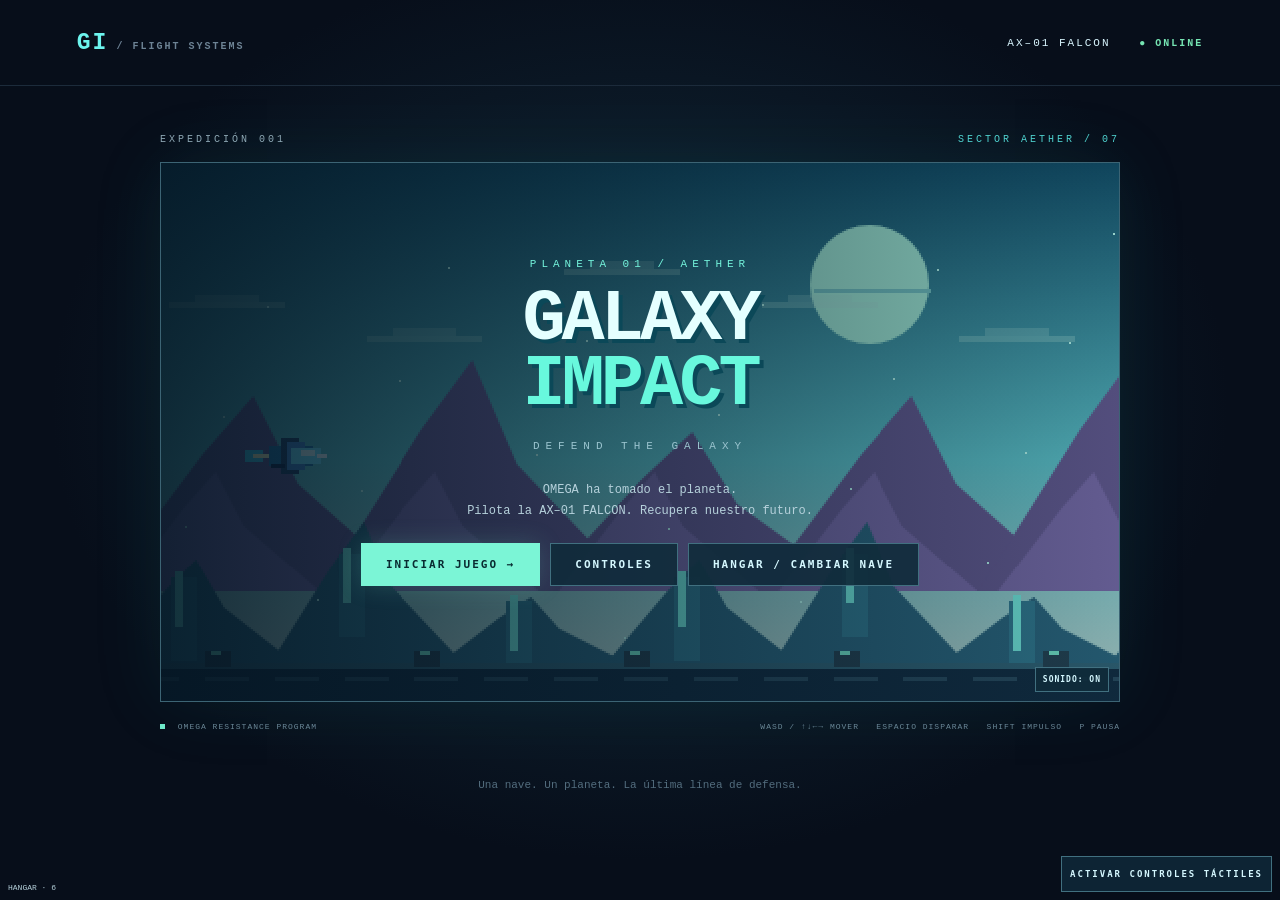
<file: index.html>
<!doctype html>
<html lang="es"><head><meta charset="utf-8"><meta name="viewport" content="width=device-width,initial-scale=1,viewport-fit=cover"><title>GALAXY IMPACT</title><link rel="stylesheet" href="style.css?v=hangar-6"></head>
<body><button id="touch-mode" aria-pressed="false">ACTIVAR CONTROLES TÁCTILES</button><span id="build-version">HANGAR · 6</span><header><a href="index.html">GI<span> / FLIGHT SYSTEMS</span></a><span>AX–01 FALCON <b>● ONLINE</b></span></header><main><div class="eyebrow">EXPEDICIÓN 001 <span>SECTOR AETHER / 07</span></div><section class="viewport"><canvas id="game" width="480" height="270" aria-label="Galaxy Impact: escenario de juego"></canvas><div id="overlay"></div><button id="sound" aria-label="Silenciar sonido">SONIDO: ON</button><button id="fullscreen" aria-label="Activar pantalla completa">⛶ PANTALLA</button><nav class="touch-controls" aria-label="Controles táctiles">
<div id="joystick" role="group" aria-label="Joystick de movimiento: arrastra en cualquier dirección"><span class="joystick-knob"></span></div>
<div class="touch-actions"><button id="touch-pause" aria-label="Pausar o continuar">PAUSA</button><button data-key="ShiftLeft">IMPULSO</button><button data-key="KeyE" class="power-button">PODER</button><button data-key="Space" class="fire">DISPARAR</button></div>
</nav></section><p class="mobile-tip">Usa ambas manos: joystick + disparo. Mejor en horizontal.</p><footer><span><i></i> OMEGA RESISTANCE PROGRAM</span><span>WASD / ↑↓←→ MOVER &nbsp; ESPACIO DISPARAR &nbsp; SHIFT IMPULSO &nbsp; P PAUSA</span></footer><p class="note">Una nave. Un planeta. La última línea de defensa.</p></main><script src="game.js?v=hangar-6"></script></body></html>
</file>
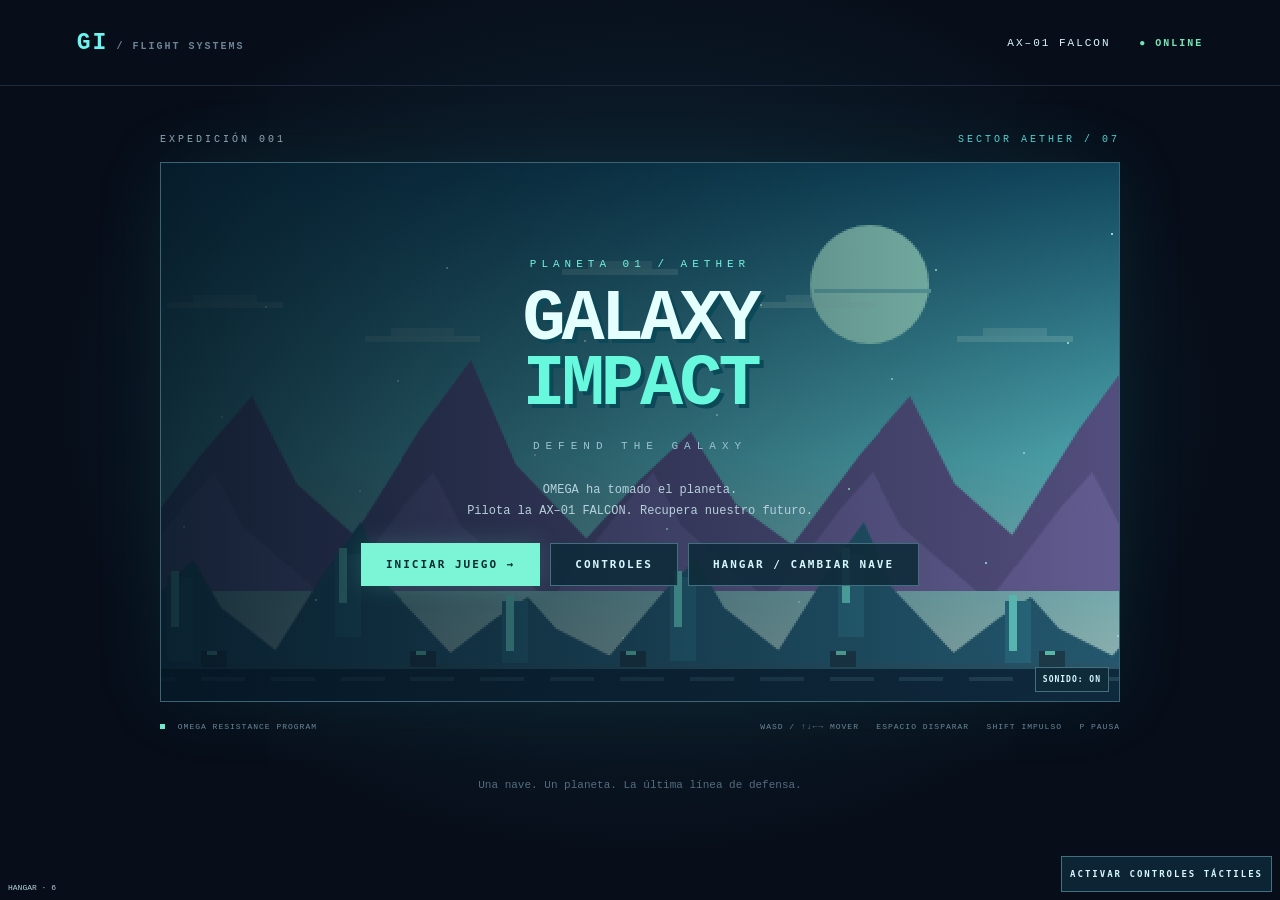
<file: jugar-hangar-6.html>
<!doctype html>
<html lang="es"><head><meta charset="utf-8"><meta name="viewport" content="width=device-width,initial-scale=1,viewport-fit=cover"><title>GALAXY IMPACT</title><style>
*{box-sizing:border-box}body{margin:0;background:#070e1a;color:#d9f6ff;font-family:Consolas,'Courier New',monospace;background-image:radial-gradient(ellipse at 50% 45%,#122b3b 0,transparent 65%);min-height:100vh}header{height:86px;border-bottom:1px solid #1c2b3b;display:flex;align-items:center;justify-content:space-between;padding:0 6%;font-size:11px;letter-spacing:2px}header a{color:#6cf4ee;text-decoration:none;font-weight:bold;font-size:23px}header a span{color:#6d8395;font-size:10px}header b{color:#76e5b3;margin-left:20px;font-size:10px}main{max-width:1010px;margin:48px auto;padding:0 25px}.eyebrow{display:flex;justify-content:space-between;color:#91a8b5;font-size:10px;letter-spacing:3px;margin-bottom:17px}.eyebrow span{color:#51d3d0}.viewport{position:relative;aspect-ratio:16/9;border:1px solid #3c6474;box-shadow:0 0 70px #1caaa719;overflow:hidden;background:#092d45}canvas{width:100%;height:100%;display:block;image-rendering:pixelated}#overlay{position:absolute;inset:0;display:flex;align-items:center;justify-content:center;background:linear-gradient(90deg,#041421dd,#04142130);text-align:center}#overlay.hidden{display:none}.panel{width:90%;max-width:630px}.tag{font-size:11px;color:#74f3db;letter-spacing:5px;margin:0 0 18px}h1{font-size:clamp(30px,6vw,72px);font-weight:900;line-height:.9;letter-spacing:-4px;margin:0;text-shadow:4px 4px #0b4858;color:#e5ffff}h1 em{font-style:normal;color:#68f8dd}h2{font-size:32px;letter-spacing:2px}.subtitle{font-size:11px;letter-spacing:6px;color:#9bc4cf;margin:22px 0 28px}.story{font-size:12px;line-height:1.8;color:#b6d1db;max-width:440px;margin:15px auto}button{cursor:pointer;font:700 11px Consolas,monospace;letter-spacing:2px;padding:14px 24px;border:1px solid #417080;color:#d5f8ff;background:#102b3be8;margin:5px}button.primary{background:#7bf5d6;color:#092b31;border-color:#7bf5d6;box-shadow:0 0 25px #7bf5d62b}button:hover,button:focus-visible{outline:2px solid #d7fff4;outline-offset:3px}#sound{position:absolute;right:10px;bottom:9px;font-size:8px;padding:7px;letter-spacing:1px;margin:0}footer{display:flex;justify-content:space-between;color:#6d8797;font-size:8px;letter-spacing:1px;margin-top:18px;gap:18px;line-height:1.7}footer i{display:inline-block;width:5px;height:5px;background:#70eacb;margin-right:7px}.note{text-align:center;color:#536d7e;font-size:11px;margin-top:45px}@media(max-width:650px){header{height:60px}header>span{display:none}main{padding:0 10px;margin:30px auto}h1{letter-spacing:-2px}.tag,.subtitle{font-size:8px;margin:8px}.story{font-size:10px;margin:8px auto}button{padding:9px 12px;font-size:9px}footer{flex-direction:column}.note{margin-top:25px}.eyebrow{font-size:8px;letter-spacing:1px}}

/* Overlay controls use independent pointer targets for simultaneous touches. */
.touch-controls,.mobile-tip,#fullscreen{display:none}
html.mobile-mode,html.mobile-mode body{width:100%;height:100%;overflow:hidden;overscroll-behavior:none}html.mobile-mode header,html.mobile-mode .eyebrow,html.mobile-mode footer,html.mobile-mode .note,html.mobile-mode .mobile-tip{display:none}html.mobile-mode main{position:fixed;inset:0;margin:0;padding:0;max-width:none;height:100%;height:100dvh}html.mobile-mode .viewport{width:100%;height:100%;aspect-ratio:auto;border:0;box-shadow:none;background:#070e1a;touch-action:none}html.mobile-mode canvas{width:100%;height:100%;object-fit:contain}html.mobile-mode #overlay{z-index:30;overflow:auto;padding:env(safe-area-inset-top) env(safe-area-inset-right) env(safe-area-inset-bottom) env(safe-area-inset-left)}html.mobile-mode .panel{padding:12px 0}html.mobile-mode .tag,html.mobile-mode .subtitle{margin:8px 0;font-size:10px;letter-spacing:2px}html.mobile-mode .story{font-size:11px;line-height:1.5;margin:10px auto}html.mobile-mode h1{font-size:clamp(36px,8vw,64px);letter-spacing:-1px}html.mobile-mode h2{font-size:28px;margin:12px 0}html.mobile-mode .panel button{min-height:44px;padding:10px 14px;font-size:11px}html.mobile-mode #help:empty{display:none}html.mobile-mode #sound,html.mobile-mode #fullscreen{z-index:40;top:max(46px,env(safe-area-inset-top));bottom:auto;min-height:36px;padding:8px;font-size:8px;background:#102b3b99;border-color:#9bd7e66b}html.mobile-mode #sound{right:max(8px,env(safe-area-inset-right))}html.mobile-mode #fullscreen{display:block;position:absolute;left:max(8px,env(safe-area-inset-left));margin:0}html.mobile-mode #fullscreen[hidden]{display:none}html.mobile-mode .touch-controls{position:absolute;inset:0;z-index:20;display:block;pointer-events:none;user-select:none;-webkit-user-select:none}html.mobile-mode .touch-controls button{pointer-events:auto;touch-action:none;-webkit-touch-callout:none;min-width:44px;min-height:44px;margin:0;padding:7px;font-size:11px;letter-spacing:0;color:#e2ffffc9;background:#16384b55;border:1px solid #c4ffff66;border-radius:12px;outline:none}html.mobile-mode .touch-controls button.held{background:#75f3d288;color:#fff;border-color:#c5fff3;box-shadow:0 0 15px #75f3d244}html.mobile-mode .touch-actions{position:absolute;right:max(12px,env(safe-area-inset-right));bottom:max(12px,env(safe-area-inset-bottom));display:grid;grid-template-columns:repeat(2,clamp(60px,10vw,86px));gap:6px;align-items:end}html.mobile-mode .touch-actions .fire{grid-column:1/3;min-height:58px;background:#3d9c9e55;border-radius:20px}html.mobile-mode body:not([data-state="PLAYING"]) .touch-controls{display:none}

@media (orientation:landscape) and (max-height:400px){.panel{padding:5px 0}.tag,.subtitle{margin:5px 0}.story{margin:6px auto}h1{font-size:38px}.panel button{padding:8px 12px}}

/* Explicit mode is available even when a phone reports a desktop pointer. */
#touch-mode{position:fixed;right:8px;bottom:8px;z-index:60;font-size:9px;min-height:36px;margin:0;padding:8px;background:#102b3bcc}
#build-version{position:fixed;left:8px;bottom:8px;z-index:60;font-size:8px;color:#b6d1db;pointer-events:none}
html.mobile-mode main{height:var(--screen-height,100dvh);width:var(--screen-width,100vw);inset:0 auto auto 0}
html.mobile-mode #touch-mode{right:max(8px,env(safe-area-inset-right));bottom:auto;top:max(6px,env(safe-area-inset-top));min-height:30px;font-size:8px;padding:6px}
html.mobile-mode #build-version{left:50%;transform:translateX(-50%);bottom:4px}
html.mobile-mode body:not([data-state="PLAYING"]) .touch-controls{display:block;opacity:.3}
html.mobile-mode body:not([data-state="PLAYING"]) .touch-controls button{pointer-events:none}

html.mobile-mode #joystick{position:absolute;left:max(16px,env(safe-area-inset-left));bottom:max(16px,env(safe-area-inset-bottom));width:clamp(112px,18vw,144px);height:clamp(112px,18vw,144px);border-radius:50%;background:#16384b55;border:2px solid #c4ffff66;pointer-events:auto;touch-action:none;-webkit-touch-callout:none;display:grid;place-items:center}
html.mobile-mode #joystick::before{content:'';position:absolute;inset:21%;border:1px dashed #baffff44;border-radius:50%;pointer-events:none}
.joystick-knob{width:44%;height:44%;border-radius:50%;background:#82e5db66;border:2px solid #d6ffff99;box-shadow:0 0 12px #75f3d222;pointer-events:none;will-change:transform}
html.mobile-mode #joystick.active{border-color:#afffe6bb}.joystick-knob{transform:translate(var(--stick-x,0px),var(--stick-y,0px))}
html.mobile-mode body:not([data-state="PLAYING"]) #joystick{pointer-events:none}

.ship-grid{display:grid;grid-template-columns:repeat(3,1fr);gap:8px;margin:12px 0}.ship-card{display:flex;flex-direction:column;align-items:center;gap:12px;padding:14px 8px;margin:0;text-align:center;letter-spacing:0;border-color:#547385;background:#091e30e6;min-height:210px}.ship-card.selected{border:2px solid var(--ship-color);box-shadow:0 0 18px color-mix(in srgb,var(--ship-color) 20%,transparent)}.ship-card strong{color:var(--ship-color);font-size:12px}.ship-card span:not(.ship-icon){font-size:10px;line-height:1.5;font-weight:normal}.ship-card b{font-size:9px;color:var(--ship-color);margin-top:auto}.ship-icon{display:block;width:70px;height:40px;background:var(--ship-color);clip-path:polygon(0 35%,25% 35%,35% 0,55% 15%,65% 35%,100% 50%,65% 65%,55% 85%,35% 100%,25% 65%,0 65%)}.ship-icon.nova{clip-path:polygon(0 0,65% 0,60% 30%,100% 50%,60% 70%,65% 100%,0 100%,20% 60%,10% 50%,20% 40%)}.ship-icon.spectre{clip-path:polygon(0 0,30% 25%,100% 50%,30% 75%,0 100%,10% 55%,0 50%,10% 45%)}
html.mobile-mode .power-button{grid-column:1;grid-row:2;color:#ffe3a0;background:#9d773855}html.mobile-mode .touch-actions .fire{grid-column:2;grid-row:2;min-width:60px}html.mobile-mode .ship-card{min-height:180px;padding:8px 5px;font-size:9px;gap:8px}html.mobile-mode .ship-card strong{font-size:10px}html.mobile-mode .ship-card span:not(.ship-icon){font-size:9px}html.mobile-mode .hangar-panel{max-height:100%;overflow:auto;padding:45px 8px 12px;width:min(96%,720px)}
@media(max-width:450px){.ship-grid{grid-template-columns:1fr}.ship-card{min-height:0!important;display:grid;grid-template-columns:65px 1fr;gap:6px;text-align:left}.ship-icon{grid-row:1/4;width:58px;height:34px}.ship-card b{margin:0}.ship-card span:not(.ship-icon){grid-column:2}}

</style></head>
<body><button id="touch-mode" aria-pressed="false">ACTIVAR CONTROLES TÁCTILES</button><span id="build-version">HANGAR · 6</span><header><a href="index.html">GI<span> / FLIGHT SYSTEMS</span></a><span>AX–01 FALCON <b>● ONLINE</b></span></header><main><div class="eyebrow">EXPEDICIÓN 001 <span>SECTOR AETHER / 07</span></div><section class="viewport"><canvas id="game" width="480" height="270" aria-label="Galaxy Impact: escenario de juego"></canvas><div id="overlay"></div><button id="sound" aria-label="Silenciar sonido">SONIDO: ON</button><button id="fullscreen" aria-label="Activar pantalla completa">⛶ PANTALLA</button><nav class="touch-controls" aria-label="Controles táctiles">
<div id="joystick" role="group" aria-label="Joystick de movimiento: arrastra en cualquier dirección"><span class="joystick-knob"></span></div>
<div class="touch-actions"><button id="touch-pause" aria-label="Pausar o continuar">PAUSA</button><button data-key="ShiftLeft">IMPULSO</button><button data-key="KeyE" class="power-button">PODER</button><button data-key="Space" class="fire">DISPARAR</button></div>
</nav></section><p class="mobile-tip">Usa ambas manos: joystick + disparo. Mejor en horizontal.</p><footer><span><i></i> OMEGA RESISTANCE PROGRAM</span><span>WASD / ↑↓←→ MOVER &nbsp; ESPACIO DISPARAR &nbsp; SHIFT IMPULSO &nbsp; P PAUSA</span></footer><p class="note">Una nave. Un planeta. La última línea de defensa.</p></main><script>
'use strict';
// All art is procedural. Replace the draw methods to use sprite sheets later.
const W=480,H=270, canvas=document.getElementById('game'),ctx=canvas.getContext('2d');
ctx.imageSmoothingEnabled=false;
const clamp=(v,a,b)=>Math.max(a,Math.min(b,v)),rand=(a,b)=>a+Math.random()*(b-a);
const hit=(a,b)=>Math.abs(a.x-b.x)<(a.w+b.w)/2&&Math.abs(a.y-b.y)<(a.h+b.h)/2;
function rect(x,y,w,h,c){ctx.fillStyle=c;ctx.fillRect(Math.round(x),Math.round(y),w,h)}
function label(s,x,y,c='#dff',size=7){ctx.fillStyle=c;ctx.font=`${size}px monospace`;ctx.fillText(s,x,y)}
// Ship balance and palettes are centralized for future additions.
const SHIPS={
 falcon:{name:'AX-01 FALCON',color:'#71e7ff',hull:'#267cae',wing:'#468bd0',speed:115,rate:.16,power:'SOBRECARGA',description:'Láser cian · Equilibrada. Sobrecarga: dispara al doble de velocidad durante 5 s.'},
 nova:{name:'NX-02 NOVA',color:'#ffb760',hull:'#b95938',wing:'#f08653',speed:105,rate:.20,power:'PULSO SOLAR',description:'Plasma naranja · Golpes de 2 de daño. Pulso: destruye proyectiles y daña enemigos.'},
 spectre:{name:'VX-03 SPECTRE',color:'#d1a0ff',hull:'#7054ad',wing:'#b47de4',speed:140,rate:.18,power:'VELO ENERGÉTICO',description:'Láser violeta · Alta movilidad. Velo: barrera de 6 s y reparación de 20 puntos.'}
};
class AudioManager{
 constructor(){this.muted=false;this.context=null;}
 unlock(){try{this.context??=new(window.AudioContext||window.webkitAudioContext)();this.context.resume();}catch{}}
 play(type){if(this.muted||!this.context)return;const ac=this.context,o=ac.createOscillator(),g=ac.createGain(),t=ac.currentTime;
 const specs={laser:[760,200,.055],boom:[120,25,.25],hurt:[180,55,.2],power:[450,1100,.25],warning:[220,440,.6],win:[520,1040,.6],lose:[250,50,.7]};const [a,b,d]=specs[type]||specs.laser;
 o.type=type==='boom'?'sawtooth':'square';o.frequency.setValueAtTime(a,t);o.frequency.exponentialRampToValueAtTime(b,t+d);g.gain.setValueAtTime(.035,t);g.gain.exponentialRampToValueAtTime(.0001,t+d);o.connect(g);g.connect(ac.destination);o.start(t);o.stop(t+d);}
}
class Particle{constructor(x,y,color){Object.assign(this,{x,y,color,vx:rand(-85,85),vy:rand(-85,85),life:rand(.2,.8),w:2,h:2});}update(dt){this.life-=dt;this.x+=this.vx*dt;this.y+=this.vy*dt;}draw(){rect(this.x,this.y,2,2,this.color);}}
class Bullet{constructor(x,y,vx,vy,hostile=false){Object.assign(this,{x,y,vx,vy,hostile,w:hostile?5:10,h:hostile?5:3,dead:false,color:'#acffff',damage:1});}update(dt){this.x+=this.vx*dt;this.y+=this.vy*dt;if(this.x< -30||this.x>510||this.y<0||this.y>H)this.dead=true;}draw(){rect(this.x-this.w/2-2,this.y-3,this.w+4,6,this.hostile?'#81344d':this.color+'55');rect(this.x-this.w/2,this.y-1,this.w,3,this.hostile?'#ff858b':this.color);}}
class Player{
 constructor(shipId='falcon'){this.shipId=SHIPS[shipId]?shipId:'falcon';this.ship=SHIPS[this.shipId];Object.assign(this,{powerCooldown:0,overload:0,x:65,y:130,w:24,h:14,speed:115,shield:100,lives:3,inv:2,cool:0,dash:0,dashTime:0,weapon:0,weaponTime:0,barrier:0});this.speed=this.ship.speed;}
 update(dt,g){for(const k of ['inv','cool','dash','dashTime','weaponTime','barrier','powerCooldown','overload'])this[k]=Math.max(0,this[k]-dt);if(!this.weaponTime)this.weapon=0;
 let dx=+(g.pressed('KeyD')||g.pressed('ArrowRight'))-+(g.pressed('KeyA')||g.pressed('ArrowLeft')),dy=+(g.pressed('KeyS')||g.pressed('ArrowDown'))-+(g.pressed('KeyW')||g.pressed('ArrowUp'));
 if(g.stick.x||g.stick.y){dx=g.stick.x;dy=g.stick.y;}
 if((g.pressed('ShiftLeft')||g.pressed('ShiftRight'))&&!this.dash){this.dash=3;this.dashTime=.2;g.burst(this.x-12,this.y,'#7dfaff',8);}
 const norm=Math.max(1,Math.hypot(dx,dy)),s=this.speed*(this.dashTime?2.8:1);this.x=clamp(this.x+dx/norm*s*dt,18,450);this.y=clamp(this.y+dy/norm*s*dt,39,235);
 if(g.pressed('KeyE'))this.activatePower(g);
 if(g.pressed('Space')&&!this.cool){this.cool=this.ship.rate*(this.overload?.5:1);const angles=this.weapon===2?[-.23,0,.23]:this.weapon===1?[0,0]:[0];angles.forEach((a,i)=>{const bullet=new Bullet(this.x+16,this.y+(this.weapon===1?(i?4:-4):0),260*Math.cos(a),260*Math.sin(a));bullet.color=this.overload?'#ffffff':this.ship.color;bullet.damage=this.shipId==='nova'?2:1;g.bullets.push(bullet);});g.audio.play('laser');}}
 activatePower(g){
  if(g.state!=='PLAYING'||this.powerCooldown)return false;
  this.powerCooldown=12;g.audio.play('power');g.burst(this.x,this.y,this.ship.color,35);
  if(this.shipId==='falcon')this.overload=5;
  else if(this.shipId==='nova'){
   g.bullets=g.bullets.filter(b=>!b.hostile);g.shake=5;
   for(const enemy of g.enemies){enemy.hp-=8;if(!enemy.dead&&enemy.hp<=0)g.destroy(enemy);}
   if(g.boss&&!g.boss.dead){g.boss.hp-=35;if(g.boss.hp<=0){g.boss.dead=true;g.deathTimer=2.5;g.shake=8;g.bullets=[];g.audio.play('boom');}}
   g.pulse=.6;
  }else{this.barrier=Math.max(this.barrier,6);this.shield=Math.min(100,this.shield+20);}
  return true;
 }
 damage(n,g){if(this.inv||this.barrier||g.state!=='PLAYING')return;this.shield-=n;this.inv=1.4;g.shake=4;g.audio.play('hurt');g.burst(this.x,this.y,'#75dfff',15);if(this.shield<=0){this.lives--;if(this.lives<=0){this.shield=0;g.end(false);return;}this.shield=100;this.x=65;this.y=130;this.inv=3;}}
 draw(t){if(this.inv&&Math.floor(t*14)%2)return;const x=this.x,y=this.y;rect(x-23,y-3,rand(7,13),6,'#42cfec');rect(x-19,y-1,10,2,'#f8fbc1');rect(x-11,y-5,22,10,this.ship.hull);rect(x-5,y-9,9,18,'#25476c');rect(x-2,y-7,9,14,this.ship.wing);rect(x,y-4,15,8,this.ship.color);rect(x+5,y-3,7,3,'#dbffff');rect(x+13,y-1,5,2,'#e8fcff');rect(x-10,y+4,7,2,'#152b50');if(this.shipId==='nova'){rect(x-11,y-12,15,4,this.ship.wing);rect(x-11,y+8,15,4,this.ship.wing);}if(this.shipId==='spectre'){rect(x-16,y-11,5,22,this.ship.wing);rect(x+6,y-1,16,2,this.ship.color);}if(this.overload){rect(x-13,y-12,28,1,'#ffffff');}if(this.barrier){ctx.strokeStyle='#87ffe4';ctx.beginPath();ctx.arc(x,y,23,0,Math.PI*2);ctx.stroke();}}
}
class Enemy{
 constructor(type,y){Object.assign(this,{type,x:500,y,baseY:y,w:type===2?25:22,h:type===2?22:15,hp:[2,4,7][type],age:0,shot:rand(1.4,3),dead:false});}
 update(dt,g){this.age+=dt;this.x-=[49,72,29][this.type]*dt;if(this.type===1)this.y=this.baseY+Math.sin(this.age*3)*25;if(this.type>0){this.shot-=dt;if(this.shot<=0){this.shot=this.type===2?2.5:2;const a=Math.atan2(g.player.y-this.y,g.player.x-this.x);g.bullets.push(new Bullet(this.x-12,this.y,Math.cos(a)*83,Math.sin(a)*83,true));}}if(this.x< -35)this.dead=true;}
 draw(){const x=this.x,y=this.y,c=['#f15d75','#a279ed','#657f91'][this.type];rect(x-11,y-6,22,12,'#263147');rect(x-8,y-8,13,16,c);rect(x-15,y-3,11,6,c);rect(x-11,y-2,6,3,'#ffe5e9');rect(x+7,y-3,5,6,'#ffb56d');if(this.type===2){rect(x-14,y+8,28,5,'#213346');rect(x-15,y-9,17,4,'#9cb5c0');}}
}
class PowerUp{constructor(x,y,type){Object.assign(this,{x,y,type,w:15,h:15,age:0,dead:false});}update(dt){this.x-=35*dt;this.age+=dt;if(this.x< -20)this.dead=true;}draw(){const c=['#61e4ff','#d198ff','#83ffcc','#ffc979'][this.type];rect(this.x-7,this.y-7,14,14,'#102e43');ctx.strokeStyle=c;ctx.strokeRect(Math.round(this.x)-7,Math.round(this.y)-7,14,14);label(['II','III','O','+'][this.type],this.x-5,this.y+3,c,8);}apply(p,g){if(this.type<2){p.weapon=this.type+1;p.weaponTime=16;}else if(this.type===2)p.barrier=12;else p.shield=Math.min(100,p.shield+40);g.audio.play('power');this.dead=true;}}
class Obstacle{
 constructor(){this.x=505;this.y=239;this.w=22;this.h=20;}
 update(dt){this.x-=29*dt;}
 draw(){rect(this.x-11,this.y-6,22,16,'#224f67');rect(this.x-6,this.y-13,9,22,'#46b4c2');rect(this.x-3,this.y-11,3,17,'#adfff1');}
}
class Boss{
 constructor(){Object.assign(this,{x:535,y:132,w:92,h:78,hp:460,maxHp:460,age:0,shot:2.5,dead:false});}
 update(dt,g){this.age+=dt;this.x=Math.max(397,this.x-30*dt);const enraged=this.hp<=this.maxHp/2;this.y=135+Math.sin(this.age*(enraged?1.6:.85))*52;this.shot-=dt;if(this.shot<=0&&this.x<440){this.shot=enraged?1.25:1.8;const a=Math.atan2(g.player.y-this.y,g.player.x-this.x);for(const offset of(enraged?[-.4,-.2,0,.2,.4]:[-.13,.13]))g.bullets.push(new Bullet(this.x-45,this.y,Math.cos(a+offset)*92,Math.sin(a+offset)*92,true));if(enraged){for(const y of[-26,26])g.bullets.push(new Bullet(this.x-44,this.y+y,-105,0,true));}}}
 draw(){const x=this.x,y=this.y;rect(x-32,y-34,67,68,'#182437');rect(x-43,y-22,83,44,'#35465d');rect(x-37,y-32,18,64,'#5b6b7c');rect(x-49,y-27,28,8,'#99a3ad');rect(x-49,y+19,28,8,'#99a3ad');rect(x+27,y-25,18,15,'#ff875f');rect(x+27,y+10,18,15,'#ff875f');rect(x-20,y-17,32,34,'#101b2c');rect(x-15,y-12,22,24,this.hp<=230?'#ffbd61':'#ff466c');rect(x-10,y-7,12,14,'#ffe5d0');for(let i=0;i<4;i++)rect(x+14,y-25+i*16,7,3,'#ff6179');}
}
class Background{
 constructor(){this.time=0;}update(dt){this.time+=dt;}draw(){const t=this.time;const gradient=ctx.createLinearGradient(0,0,0,H);gradient.addColorStop(0,'#12506a');gradient.addColorStop(.55,'#5dc5cc');gradient.addColorStop(1,'#bad5cf');ctx.fillStyle=gradient;ctx.fillRect(0,0,W,H);
 ctx.fillStyle='#a4eed9';ctx.beginPath();ctx.arc(355,61,30,0,7);ctx.fill();rect(327,63,59,2,'#75c6c5');
 for(let i=0;i<7;i++){let x=((i*99-t*5)%650+650)%650-90;rect(x,53+i%3*17,58,3,'#a5ddd455');rect(x+13,49+i%3*17,32,4,'#a5ddd444');}
 const mountain=(x,y,width,height,c)=>{ctx.fillStyle=c;ctx.beginPath();ctx.moveTo(x,y);ctx.lineTo(x+width*.32,y-height*.7);ctx.lineTo(x+width*.48,y-height);ctx.lineTo(x+width*.62,y-height*.55);ctx.lineTo(x+width,y);ctx.fill();};
 for(let i=0;i<7;i++){const x=((i*110-t*10)%770+770)%770-130;mountain(x,215,160,80+i%3*18,'#655b92');mountain(x+10,215,100,60,'#796caa');}
 for(let i=0;i<9;i++){const x=((i*84-t*23)%756+756)%756-90;mountain(x,253,100,35+i%3*19,'#2b677f');rect(x+35,220-i%3*12,13,42,'#327b91');rect(x+37,217-i%3*12,4,28,'#74ede0');}
 rect(0,251,480,19,'#122e43');rect(0,251,480,3,'#316578');for(let i=0;i<17;i++){const x=((i*35-t*40)%595+595)%595-40;rect(x,258,22,2,'#294d61');if(i%3===0){rect(x,245,13,8,'#254353');rect(x+3,245,5,2,'#74e8cc');}}
 for(let i=0;i<23;i++)rect(((i*67-t*(12+i%3))%490+490)%490,35+(i*37)%204,1,1,'#bcfff3');}}
class UI{
 constructor(g){this.g=g;this.overlay=document.getElementById('overlay');}
 show(state){document.body.dataset.state=state;const g=this.g;this.overlay.classList.toggle('hidden',state==='PLAYING');if(state==='PLAYING')return;if(state==='HANGAR'){this.hangar();return;}
 const menu=state==='MENU',paused=state==='PAUSED';this.overlay.innerHTML=`<div class="panel"><p class="tag">${menu?'PLANETA 01 / AETHER':paused?'SISTEMA EN ESPERA':'MISIÓN / AETHER'}</p>${menu?'<h1>GALAXY<br><em>IMPACT</em></h1><p class="subtitle">DEFEND THE GALAXY</p>':`<h2>${paused?'PAUSA':state==='VICTORY'?'AETHER LIBERADO':'GAME OVER'}</h2>`}<p class="story">${menu?'OMEGA ha tomado el planeta.<br>Pilota la AX–01 FALCON. Recupera nuestro futuro.':paused?'La galaxia puede esperar un momento.':`PUNTUACIÓN ${String(g.score).padStart(6,'0')} · RÉCORD ${g.best}`}</p><button class="primary" id="start">${menu?'INICIAR JUEGO →':paused?'CONTINUAR →':'REINTENTAR →'}</button><button id="secondary">${menu?'CONTROLES':'VOLVER AL MENÚ'}</button>${menu?'<button id="hangar">HANGAR / CAMBIAR NAVE</button>':''}<p class="story" id="help"></p></div>`;
 if(menu)document.getElementById('hangar').onclick=()=>{g.state='HANGAR';this.show('HANGAR');};document.getElementById('start').onclick=()=>{g.audio.unlock();if(paused){g.state='PLAYING';this.show(g.state);}else g.start();};document.getElementById('secondary').onclick=()=>{if(menu)document.getElementById('help').textContent='Teclado: WASD / flechas, Espacio, Shift y P. Celular: joystick analógico + DISPARAR; IMPULSO, PODER y PAUSA. E: poder especial (recarga 12 s). · Enter: iniciar';else{g.state='MENU';this.show('MENU');}};}
 hangar(){
  const g=this.g;
  this.overlay.innerHTML=`<div class="panel hangar-panel"><p class="tag">FLOTA / HANGAR</p><h2>ELIGE TU NAVE</h2><div class="ship-grid">${Object.entries(SHIPS).map(([id,ship])=>`<button class="ship-card ${id===g.selectedShip?'selected':''}" data-ship="${id}" aria-pressed="${id===g.selectedShip}" style="--ship-color:${ship.color}"><span class="ship-icon ${id}"></span><strong>${ship.name}</strong><span>${ship.description}</span><b>${id===g.selectedShip?'EQUIPADA':'ELEGIR NAVE'}</b></button>`).join('')}</div><button class="primary" id="launch">JUGAR CON ${SHIPS[g.selectedShip].name}</button><button id="back-menu">VOLVER AL MENÚ</button></div>`;
  this.overlay.querySelectorAll('[data-ship]').forEach(button=>button.onclick=()=>{g.selectedShip=button.dataset.ship;try{localStorage.setItem('galaxy-impact-ship',g.selectedShip);}catch{}g.player=new Player(g.selectedShip);this.hangar();});
  document.getElementById('launch').onclick=()=>{g.audio.unlock();g.start();};
  document.getElementById('back-menu').onclick=()=>{g.state='MENU';this.show('MENU');};
 }
 draw(){const g=this.g,p=g.player;if(g.state==='MENU')return;rect(0,0,W,30,'#071a2be8');label('ESCUDO',10,10,'#82b6c9',6);rect(10,15,70,4,'#2d4256');rect(10,15,70*p.shield/100,4,'#79f4ce');label('VIDAS '+p.lives,90,17);label(String(g.score).padStart(6,'0'),190,17,'#fff',10);label('RÉCORD '+g.best,280,17,'#9ec4d1');label('AETHER',427,12,'#8eead9',6);rect(0,28,W*Math.min(1,g.elapsed/150),2,'#62dacb');label(g.elapsed<60?'01 / LLEGADA':g.elapsed<150?'02 / INVASIÓN':'03 / DESTRUCTOR OMEGA',10,40,'#d3f7f0',6);
 if(p.weaponTime)label(['','DOBLE','TRIPLE'][p.weapon]+' '+Math.ceil(p.weaponTime)+'s',10,238,'#e1beff');if(p.barrier)label('BARRERA '+Math.ceil(p.barrier)+'s',110,238,'#8cffde');label(p.ship.power+' '+(p.powerCooldown?Math.ceil(p.powerCooldown)+'s':'LISTO'),170,263,p.ship.color,6);label(p.dash?'IMPULSO '+p.dash.toFixed(1)+'s':'IMPULSO LISTO',10,263,'#9bd8e5',6);
 if(g.boss){rect(145,44,190,5,'#263249');rect(145,44,190*g.boss.hp/g.boss.maxHp,5,'#ff6583');label('DESTRUCTOR OMEGA',190,41,'#ffbdc8',6);}if(g.elapsed>=150&&g.elapsed<155){rect(30,107,420,37,'#32162b');label('WARNING — OMEGA SIGNATURE DETECTED',49,130,'#ffb1b1',10);}}
}
class Game{
 constructor(){this.keys=new Set();this.touchKeys=new Set();this.stick={x:0,y:0};this.audio=new AudioManager();this.background=new Background();this.selectedShip='falcon';try{const saved=localStorage.getItem('galaxy-impact-ship');if(SHIPS[saved])this.selectedShip=saved;}catch{}this.best=0;try{this.best=Number(localStorage.getItem('galaxy-impact-best'))||0;}catch{}this.state='MENU';this.reset();this.ui=new UI(this);this.ui.show('MENU');
 window.addEventListener('keydown',e=>{if(['Space','ArrowUp','ArrowDown','ArrowLeft','ArrowRight','Enter','Escape'].includes(e.code))e.preventDefault();this.keys.add(e.code);if(e.repeat)return;if(e.code==='Enter'&&['MENU','GAME_OVER','VICTORY'].includes(this.state)){this.audio.unlock();this.start();}if(['KeyP','Escape'].includes(e.code))this.pause();});window.addEventListener('keyup',e=>this.keys.delete(e.code));window.addEventListener('blur',()=>{this.keys.clear();if(this.state==='PLAYING')this.pause();});
 document.getElementById('sound').onclick=()=>{this.audio.unlock();this.audio.muted=!this.audio.muted;document.getElementById('sound').textContent='SONIDO: '+(this.audio.muted?'OFF':'ON');};this.setupTouch();this.setupMobileLayout();
 const fullscreen=document.getElementById('fullscreen');
 fullscreen.hidden=!document.documentElement.requestFullscreen;
 fullscreen.onclick=async()=>{try{if(document.fullscreenElement)await document.exitFullscreen();else await document.documentElement.requestFullscreen();}catch{fullscreen.textContent='PANTALLA NO DISPONIBLE';}};
 document.addEventListener('fullscreenchange',()=>{fullscreen.textContent=document.fullscreenElement?'SALIR DE PANTALLA':'⛶ PANTALLA';});
 this.last=0;requestAnimationFrame(t=>this.frame(t));}
 reset(){this.player=new Player(this.selectedShip);this.enemies=[];this.obstacles=[];this.bullets=[];this.particles=[];this.powerups=[];this.boss=null;this.elapsed=0;this.score=0;this.wave=2;this.shake=0;this.kills=0;this.deathTimer=0;this.warning=false;this.pulse=0;}
 pressed(code){return this.keys.has(code)||this.touchKeys.has(code);}
 setupMobileLayout(){
  const root=document.documentElement,toggle=document.getElementById('touch-mode');
  let manual=null;
  const sync=()=>{
   const viewport=window.visualViewport;
   root.style.setProperty('--screen-width',(viewport?.width||innerWidth)+'px');
   root.style.setProperty('--screen-height',(viewport?.height||innerHeight)+'px');
   const detected=navigator.maxTouchPoints>0||matchMedia('(any-pointer: coarse)').matches||Math.min(innerWidth,innerHeight)<=600;
   const enabled=manual??detected;
   root.classList.toggle('mobile-mode',enabled);
   toggle.setAttribute('aria-pressed',String(enabled));
   toggle.textContent=enabled?'CONTROLES TÁCTILES: ON':'ACTIVAR CONTROLES TÁCTILES';
  };
  toggle.onclick=()=>{manual=!root.classList.contains('mobile-mode');this.clearTouch();sync();};
  window.addEventListener('touchstart',()=>{if(manual===null){manual=true;sync();}},{once:true,passive:true});
  window.addEventListener('resize',sync);
  window.addEventListener('orientationchange',()=>{sync();setTimeout(sync,250);});
  window.visualViewport?.addEventListener('resize',sync);
  sync();
 }
 setupTouch(){
  const pointers=new Map();
  const refresh=()=>{this.touchKeys.clear();for(const {button,key} of pointers.values())this.touchKeys.add(key);document.querySelectorAll('[data-key]').forEach(b=>b.classList.toggle('held',this.touchKeys.has(b.dataset.key)));};
  // Capture one thumb; keep action-button pointers independent.
  const stick=document.getElementById('joystick');let stickPointer=null;
  const resetStick=()=>{stickPointer=null;this.stick.x=0;this.stick.y=0;stick.classList.remove('active');stick.style.setProperty('--stick-x','0px');stick.style.setProperty('--stick-y','0px');};
  const moveStick=e=>{
   const box=stick.getBoundingClientRect(),radius=box.width*.28;
   let x=(e.clientX-box.left-box.width/2)/radius,y=(e.clientY-box.top-box.height/2)/radius;
   const distance=Math.hypot(x,y),scale=Math.max(1,distance);x/=scale;y/=scale;
   const strength=clamp((Math.min(distance,1)-.12)/.88,0,1),angle=Math.atan2(y,x);
   this.stick.x=Math.cos(angle)*strength;this.stick.y=Math.sin(angle)*strength;
   stick.style.setProperty('--stick-x',x*radius+'px');stick.style.setProperty('--stick-y',y*radius+'px');
  };
  stick.addEventListener('pointerdown',e=>{e.preventDefault();if(this.state!=='PLAYING'||stickPointer!==null)return;stickPointer=e.pointerId;stick.setPointerCapture(e.pointerId);stick.classList.add('active');moveStick(e);});
  stick.addEventListener('pointermove',e=>{if(e.pointerId===stickPointer){e.preventDefault();moveStick(e);}});
  for(const event of ['pointerup','pointercancel','lostpointercapture'])stick.addEventListener(event,e=>{if(e.pointerId===stickPointer)resetStick();});
  stick.addEventListener('contextmenu',e=>e.preventDefault());
  this.clearTouch=()=>{pointers.clear();resetStick();refresh();};
  document.querySelectorAll('[data-key]').forEach(button=>{
   button.addEventListener('pointerdown',e=>{e.preventDefault();if(this.state!=='PLAYING')return;this.audio.unlock();if(button.dataset.key==='KeyE')this.player.activatePower(this);if(button.dataset.key==='ShiftLeft'&&!this.player.dash){this.player.dash=3;this.player.dashTime=.2;this.burst(this.player.x-12,this.player.y,'#7dfaff',8);}button.setPointerCapture(e.pointerId);pointers.set(e.pointerId,{button,key:button.dataset.key});refresh();});
   const release=e=>{pointers.delete(e.pointerId);refresh();};
   for(const event of ['pointerup','pointercancel','lostpointercapture'])button.addEventListener(event,release);
   button.addEventListener('contextmenu',e=>e.preventDefault());
  });
  document.getElementById('touch-pause').onclick=()=>this.pause();
  window.addEventListener('blur',()=>this.clearTouch());
  document.addEventListener('visibilitychange',()=>{if(document.hidden){this.clearTouch();this.keys.clear();if(this.state==='PLAYING')this.pause();}});
  window.addEventListener('resize',()=>{this.clearTouch();this.keys.clear();if(this.state==='PLAYING')this.pause();});
 }
 start(){this.clearTouch?.();this.reset();this.keys.clear();this.state='PLAYING';this.ui.show(this.state);}
 pause(){if(!['PLAYING','PAUSED'].includes(this.state))return;this.state=this.state==='PLAYING'?'PAUSED':'PLAYING';this.clearTouch?.();this.keys.clear();this.ui.show(this.state);}
 burst(x,y,c,n){for(let i=0;i<n&&this.particles.length<240;i++)this.particles.push(new Particle(x,y,c));}
 end(win){this.clearTouch?.();this.state=win?'VICTORY':'GAME_OVER';if(win)this.score+=5000+this.player.lives*1000;this.best=Math.max(this.best,this.score);try{localStorage.setItem('galaxy-impact-best',String(this.best));}catch{}this.audio.play(win?'win':'lose');this.ui.show(this.state);}
 destroy(e){e.dead=true;this.kills++;this.score+=[100,200,300][e.type];this.audio.play('boom');this.burst(e.x,e.y,'#ffb175',20);if(e.type===2)this.shake=3;if(this.kills===3||Math.random()<.24)this.powerups.push(new PowerUp(e.x,clamp(e.y,52,225),this.kills===3?0:Math.floor(rand(0,4))));}
 update(dt){if(this.state!=='PLAYING')return;this.background.update(dt);this.pulse=Math.max(0,this.pulse-dt);this.shake=Math.max(0,this.shake-dt*12);if(this.deathTimer){this.deathTimer-=dt;this.burst(this.boss.x+rand(-40,40),this.boss.y+rand(-30,30),'#ffcd9a',4);if(this.deathTimer<=0)this.end(true);this.particles.forEach(p=>p.update(dt));this.particles=this.particles.filter(p=>p.life>0);return;}
 this.elapsed+=dt;this.player.update(dt,this);this.wave-=dt;if(this.elapsed<150&&this.wave<=0){this.wave=this.elapsed<60?3.1:2.1;const type=this.elapsed<60?0:(Math.random()<.3?2:1);this.enemies.push(new Enemy(type,type===2?235:rand(65,195)));if(this.elapsed>30&&Math.random()<.22)this.obstacles.push(new Obstacle());}
 if(this.elapsed>=150&&!this.warning){this.warning=true;this.audio.play('warning');this.enemies=[];this.bullets=this.bullets.filter(b=>!b.hostile);}if(this.elapsed>=155&&!this.boss)this.boss=new Boss();
 this.obstacles.forEach(o=>{o.update(dt);if(hit(o,this.player))this.player.damage(25,this);});this.obstacles=this.obstacles.filter(o=>o.x> -30);this.enemies.forEach(e=>e.update(dt,this));if(this.boss)this.boss.update(dt,this);this.bullets.forEach(b=>b.update(dt));this.powerups.forEach(p=>p.update(dt));
 for(const b of this.bullets){if(b.dead)continue;if(b.hostile){if(hit(b,this.player)){b.dead=true;this.player.damage(20,this);}}else{const target=this.enemies.find(e=>!e.dead&&hit(b,e))|| (this.boss&&!this.boss.dead&&hit(b,this.boss)?this.boss:null);if(target){b.dead=true;target.hp-=b.damage;this.burst(b.x,b.y,'#afffff',3);if(target.hp<=0){if(target===this.boss){target.dead=true;this.deathTimer=2.5;this.shake=8;this.bullets.forEach(b=>b.dead=true);this.audio.play('boom');}else this.destroy(target);}}}}
 for(const e of this.enemies)if(!e.dead&&hit(e,this.player)){this.player.damage(35,this);e.dead=true;this.burst(e.x,e.y,'#ffaa87',12);}if(this.boss&&!this.boss.dead&&hit(this.boss,this.player))this.player.damage(40,this);
 for(const p of this.powerups)if(hit(p,this.player))p.apply(this.player,this);
 this.particles.forEach(p=>p.update(dt));this.enemies=this.enemies.filter(e=>!e.dead);this.bullets=this.bullets.filter(b=>!b.dead);this.powerups=this.powerups.filter(p=>!p.dead);this.particles=this.particles.filter(p=>p.life>0);}
 draw(){ctx.save();if(this.shake)ctx.translate(rand(-this.shake,this.shake),rand(-this.shake,this.shake));this.background.draw();if(this.pulse){ctx.fillStyle='#ffb76044';ctx.fillRect(0,30,W,H-30);}this.obstacles.forEach(o=>o.draw());this.powerups.forEach(p=>p.draw());this.enemies.forEach(e=>e.draw());if(this.boss)this.boss.draw();this.bullets.forEach(b=>b.draw());this.particles.forEach(p=>p.draw());if(this.state==='MENU'){const old=this.player.y;this.player.y=143+Math.sin(this.background.time*2)*5;this.player.draw(this.background.time);this.player.y=old;}else this.player.draw(this.elapsed);ctx.restore();this.ui.draw();}
 frame(t){const dt=Math.min((t-this.last)/1000,.033);this.last=t;if(this.state==='MENU')this.background.update(dt);this.update(dt);this.draw();requestAnimationFrame(t=>this.frame(t));}
}
const game=new Game();

</script></body></html>
</file>
<file: style.css>
*{box-sizing:border-box}body{margin:0;background:#070e1a;color:#d9f6ff;font-family:Consolas,'Courier New',monospace;background-image:radial-gradient(ellipse at 50% 45%,#122b3b 0,transparent 65%);min-height:100vh}header{height:86px;border-bottom:1px solid #1c2b3b;display:flex;align-items:center;justify-content:space-between;padding:0 6%;font-size:11px;letter-spacing:2px}header a{color:#6cf4ee;text-decoration:none;font-weight:bold;font-size:23px}header a span{color:#6d8395;font-size:10px}header b{color:#76e5b3;margin-left:20px;font-size:10px}main{max-width:1010px;margin:48px auto;padding:0 25px}.eyebrow{display:flex;justify-content:space-between;color:#91a8b5;font-size:10px;letter-spacing:3px;margin-bottom:17px}.eyebrow span{color:#51d3d0}.viewport{position:relative;aspect-ratio:16/9;border:1px solid #3c6474;box-shadow:0 0 70px #1caaa719;overflow:hidden;background:#092d45}canvas{width:100%;height:100%;display:block;image-rendering:pixelated}#overlay{position:absolute;inset:0;display:flex;align-items:center;justify-content:center;background:linear-gradient(90deg,#041421dd,#04142130);text-align:center}#overlay.hidden{display:none}.panel{width:90%;max-width:630px}.tag{font-size:11px;color:#74f3db;letter-spacing:5px;margin:0 0 18px}h1{font-size:clamp(30px,6vw,72px);font-weight:900;line-height:.9;letter-spacing:-4px;margin:0;text-shadow:4px 4px #0b4858;color:#e5ffff}h1 em{font-style:normal;color:#68f8dd}h2{font-size:32px;letter-spacing:2px}.subtitle{font-size:11px;letter-spacing:6px;color:#9bc4cf;margin:22px 0 28px}.story{font-size:12px;line-height:1.8;color:#b6d1db;max-width:440px;margin:15px auto}button{cursor:pointer;font:700 11px Consolas,monospace;letter-spacing:2px;padding:14px 24px;border:1px solid #417080;color:#d5f8ff;background:#102b3be8;margin:5px}button.primary{background:#7bf5d6;color:#092b31;border-color:#7bf5d6;box-shadow:0 0 25px #7bf5d62b}button:hover,button:focus-visible{outline:2px solid #d7fff4;outline-offset:3px}#sound{position:absolute;right:10px;bottom:9px;font-size:8px;padding:7px;letter-spacing:1px;margin:0}footer{display:flex;justify-content:space-between;color:#6d8797;font-size:8px;letter-spacing:1px;margin-top:18px;gap:18px;line-height:1.7}footer i{display:inline-block;width:5px;height:5px;background:#70eacb;margin-right:7px}.note{text-align:center;color:#536d7e;font-size:11px;margin-top:45px}@media(max-width:650px){header{height:60px}header>span{display:none}main{padding:0 10px;margin:30px auto}h1{letter-spacing:-2px}.tag,.subtitle{font-size:8px;margin:8px}.story{font-size:10px;margin:8px auto}button{padding:9px 12px;font-size:9px}footer{flex-direction:column}.note{margin-top:25px}.eyebrow{font-size:8px;letter-spacing:1px}}

/* Overlay controls use independent pointer targets for simultaneous touches. */
.touch-controls,.mobile-tip,#fullscreen{display:none}
html.mobile-mode,html.mobile-mode body{width:100%;height:100%;overflow:hidden;overscroll-behavior:none}html.mobile-mode header,html.mobile-mode .eyebrow,html.mobile-mode footer,html.mobile-mode .note,html.mobile-mode .mobile-tip{display:none}html.mobile-mode main{position:fixed;inset:0;margin:0;padding:0;max-width:none;height:100%;height:100dvh}html.mobile-mode .viewport{width:100%;height:100%;aspect-ratio:auto;border:0;box-shadow:none;background:#070e1a;touch-action:none}html.mobile-mode canvas{width:100%;height:100%;object-fit:contain}html.mobile-mode #overlay{z-index:30;overflow:auto;padding:env(safe-area-inset-top) env(safe-area-inset-right) env(safe-area-inset-bottom) env(safe-area-inset-left)}html.mobile-mode .panel{padding:12px 0}html.mobile-mode .tag,html.mobile-mode .subtitle{margin:8px 0;font-size:10px;letter-spacing:2px}html.mobile-mode .story{font-size:11px;line-height:1.5;margin:10px auto}html.mobile-mode h1{font-size:clamp(36px,8vw,64px);letter-spacing:-1px}html.mobile-mode h2{font-size:28px;margin:12px 0}html.mobile-mode .panel button{min-height:44px;padding:10px 14px;font-size:11px}html.mobile-mode #help:empty{display:none}html.mobile-mode #sound,html.mobile-mode #fullscreen{z-index:40;top:max(46px,env(safe-area-inset-top));bottom:auto;min-height:36px;padding:8px;font-size:8px;background:#102b3b99;border-color:#9bd7e66b}html.mobile-mode #sound{right:max(8px,env(safe-area-inset-right))}html.mobile-mode #fullscreen{display:block;position:absolute;left:max(8px,env(safe-area-inset-left));margin:0}html.mobile-mode #fullscreen[hidden]{display:none}html.mobile-mode .touch-controls{position:absolute;inset:0;z-index:20;display:block;pointer-events:none;user-select:none;-webkit-user-select:none}html.mobile-mode .touch-controls button{pointer-events:auto;touch-action:none;-webkit-touch-callout:none;min-width:44px;min-height:44px;margin:0;padding:7px;font-size:11px;letter-spacing:0;color:#e2ffffc9;background:#16384b55;border:1px solid #c4ffff66;border-radius:12px;outline:none}html.mobile-mode .touch-controls button.held{background:#75f3d288;color:#fff;border-color:#c5fff3;box-shadow:0 0 15px #75f3d244}html.mobile-mode .touch-actions{position:absolute;right:max(12px,env(safe-area-inset-right));bottom:max(12px,env(safe-area-inset-bottom));display:grid;grid-template-columns:repeat(2,clamp(60px,10vw,86px));gap:6px;align-items:end}html.mobile-mode .touch-actions .fire{grid-column:1/3;min-height:58px;background:#3d9c9e55;border-radius:20px}html.mobile-mode body:not([data-state="PLAYING"]) .touch-controls{display:none}

@media (orientation:landscape) and (max-height:400px){.panel{padding:5px 0}.tag,.subtitle{margin:5px 0}.story{margin:6px auto}h1{font-size:38px}.panel button{padding:8px 12px}}

/* Explicit mode is available even when a phone reports a desktop pointer. */
#touch-mode{position:fixed;right:8px;bottom:8px;z-index:60;font-size:9px;min-height:36px;margin:0;padding:8px;background:#102b3bcc}
#build-version{position:fixed;left:8px;bottom:8px;z-index:60;font-size:8px;color:#b6d1db;pointer-events:none}
html.mobile-mode main{height:var(--screen-height,100dvh);width:var(--screen-width,100vw);inset:0 auto auto 0}
html.mobile-mode #touch-mode{right:max(8px,env(safe-area-inset-right));bottom:auto;top:max(6px,env(safe-area-inset-top));min-height:30px;font-size:8px;padding:6px}
html.mobile-mode #build-version{left:50%;transform:translateX(-50%);bottom:4px}
html.mobile-mode body:not([data-state="PLAYING"]) .touch-controls{display:block;opacity:.3}
html.mobile-mode body:not([data-state="PLAYING"]) .touch-controls button{pointer-events:none}

html.mobile-mode #joystick{position:absolute;left:max(16px,env(safe-area-inset-left));bottom:max(16px,env(safe-area-inset-bottom));width:clamp(112px,18vw,144px);height:clamp(112px,18vw,144px);border-radius:50%;background:#16384b55;border:2px solid #c4ffff66;pointer-events:auto;touch-action:none;-webkit-touch-callout:none;display:grid;place-items:center}
html.mobile-mode #joystick::before{content:'';position:absolute;inset:21%;border:1px dashed #baffff44;border-radius:50%;pointer-events:none}
.joystick-knob{width:44%;height:44%;border-radius:50%;background:#82e5db66;border:2px solid #d6ffff99;box-shadow:0 0 12px #75f3d222;pointer-events:none;will-change:transform}
html.mobile-mode #joystick.active{border-color:#afffe6bb}.joystick-knob{transform:translate(var(--stick-x,0px),var(--stick-y,0px))}
html.mobile-mode body:not([data-state="PLAYING"]) #joystick{pointer-events:none}

.ship-grid{display:grid;grid-template-columns:repeat(3,1fr);gap:8px;margin:12px 0}.ship-card{display:flex;flex-direction:column;align-items:center;gap:12px;padding:14px 8px;margin:0;text-align:center;letter-spacing:0;border-color:#547385;background:#091e30e6;min-height:210px}.ship-card.selected{border:2px solid var(--ship-color);box-shadow:0 0 18px color-mix(in srgb,var(--ship-color) 20%,transparent)}.ship-card strong{color:var(--ship-color);font-size:12px}.ship-card span:not(.ship-icon){font-size:10px;line-height:1.5;font-weight:normal}.ship-card b{font-size:9px;color:var(--ship-color);margin-top:auto}.ship-icon{display:block;width:70px;height:40px;background:var(--ship-color);clip-path:polygon(0 35%,25% 35%,35% 0,55% 15%,65% 35%,100% 50%,65% 65%,55% 85%,35% 100%,25% 65%,0 65%)}.ship-icon.nova{clip-path:polygon(0 0,65% 0,60% 30%,100% 50%,60% 70%,65% 100%,0 100%,20% 60%,10% 50%,20% 40%)}.ship-icon.spectre{clip-path:polygon(0 0,30% 25%,100% 50%,30% 75%,0 100%,10% 55%,0 50%,10% 45%)}
html.mobile-mode .power-button{grid-column:1;grid-row:2;color:#ffe3a0;background:#9d773855}html.mobile-mode .touch-actions .fire{grid-column:2;grid-row:2;min-width:60px}html.mobile-mode .ship-card{min-height:180px;padding:8px 5px;font-size:9px;gap:8px}html.mobile-mode .ship-card strong{font-size:10px}html.mobile-mode .ship-card span:not(.ship-icon){font-size:9px}html.mobile-mode .hangar-panel{max-height:100%;overflow:auto;padding:45px 8px 12px;width:min(96%,720px)}
@media(max-width:450px){.ship-grid{grid-template-columns:1fr}.ship-card{min-height:0!important;display:grid;grid-template-columns:65px 1fr;gap:6px;text-align:left}.ship-icon{grid-row:1/4;width:58px;height:34px}.ship-card b{margin:0}.ship-card span:not(.ship-icon){grid-column:2}}
</file>
